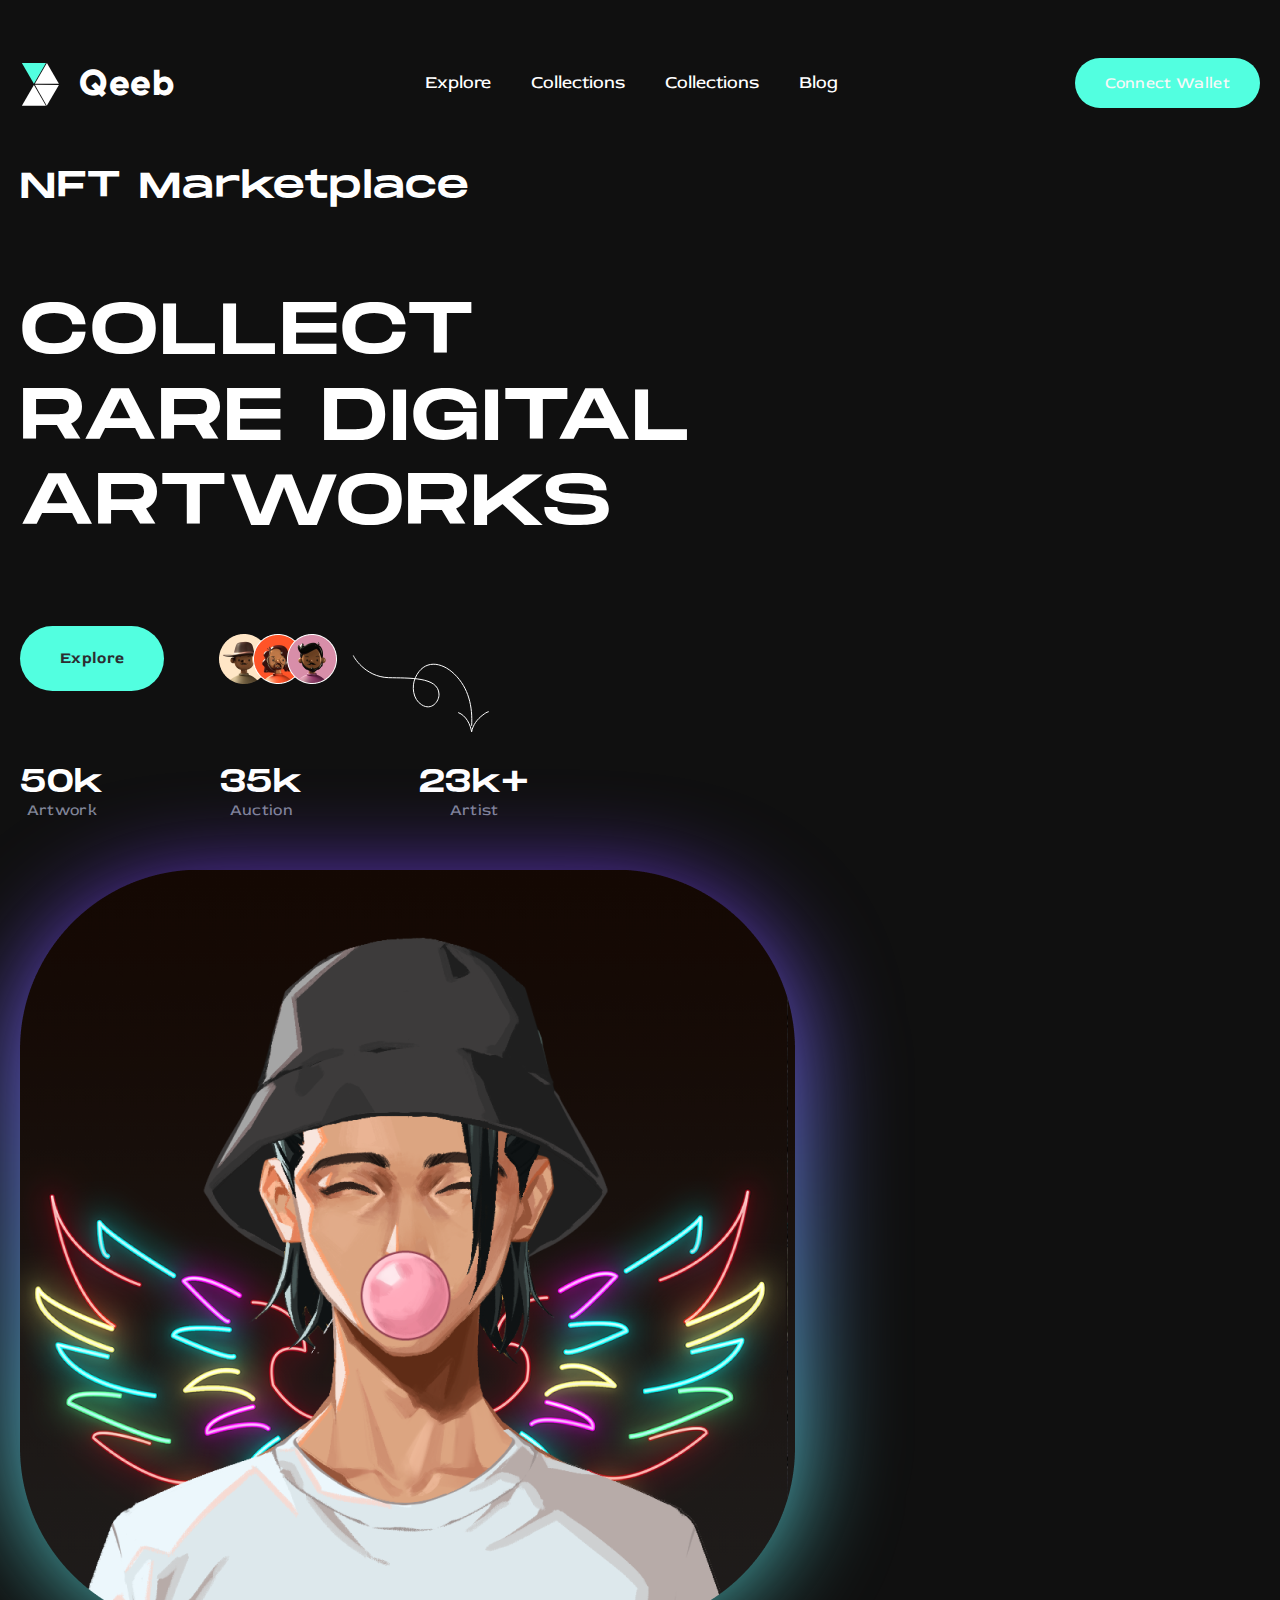
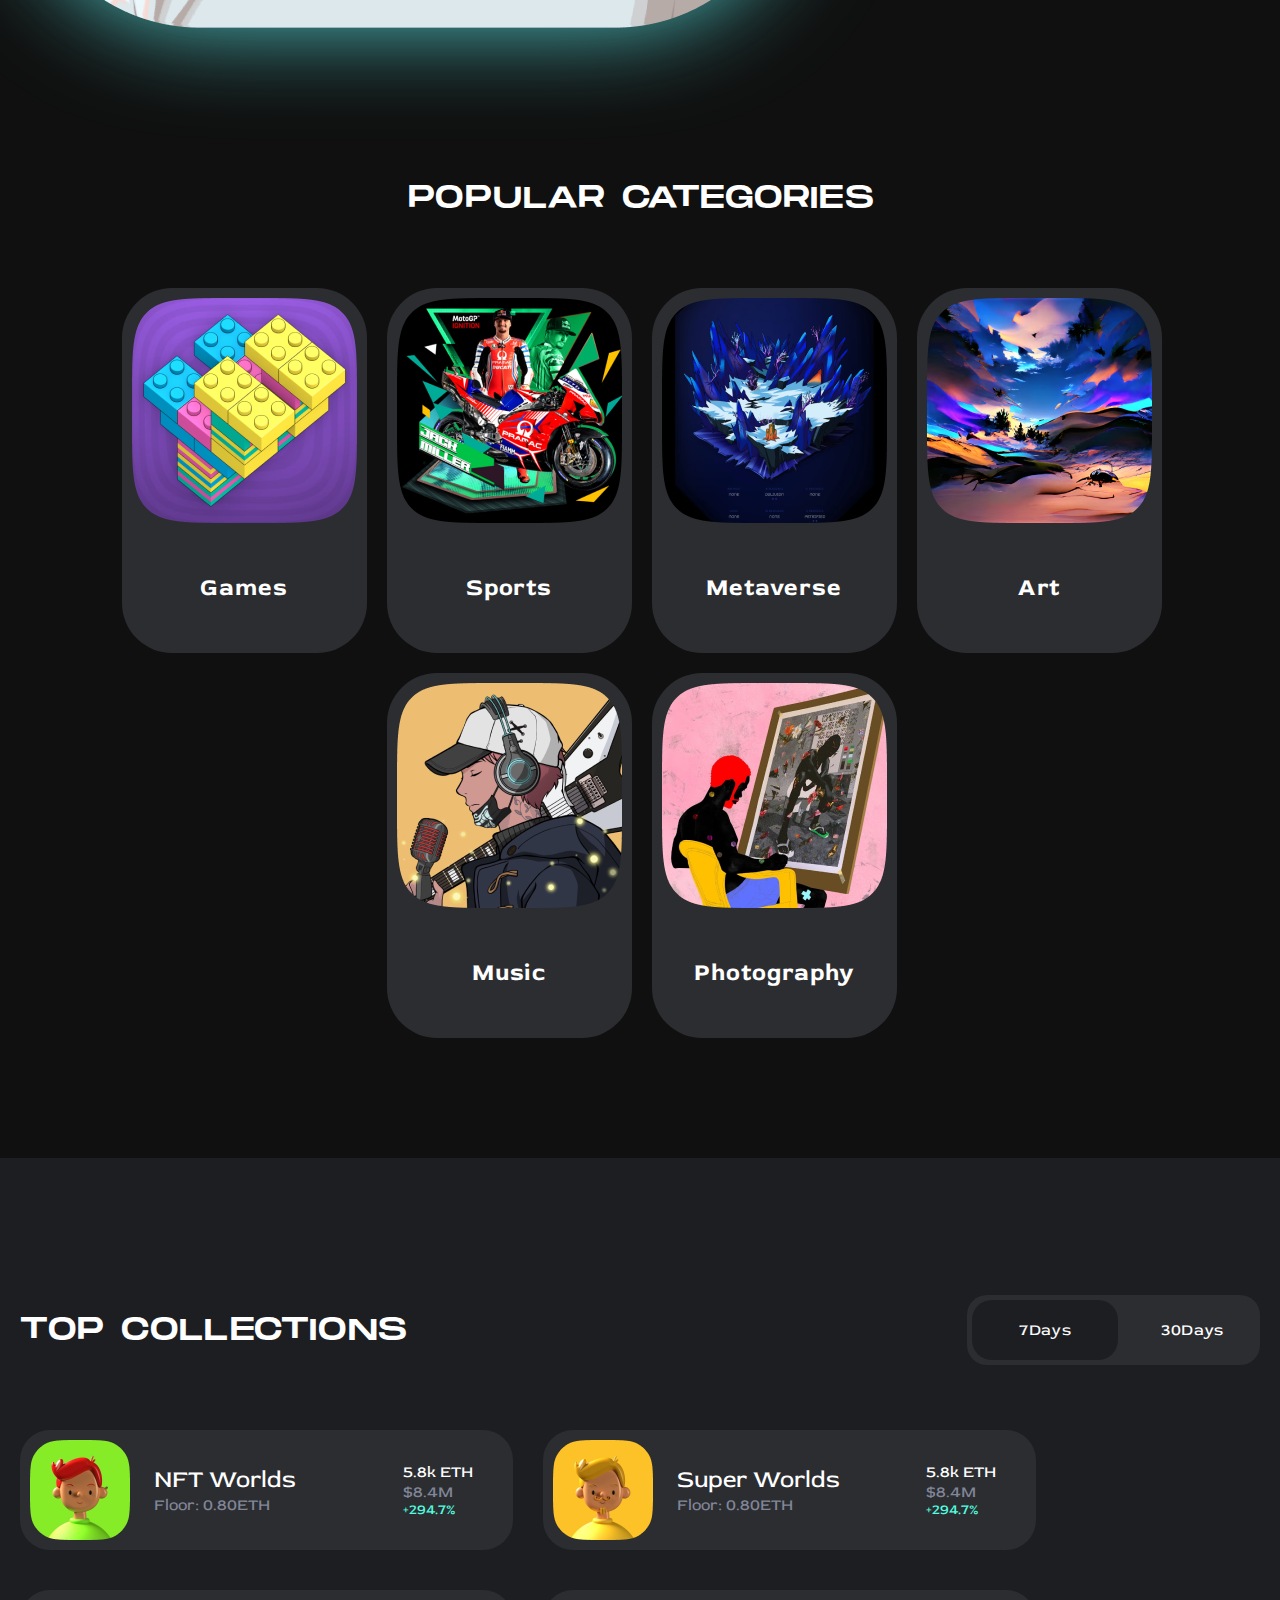
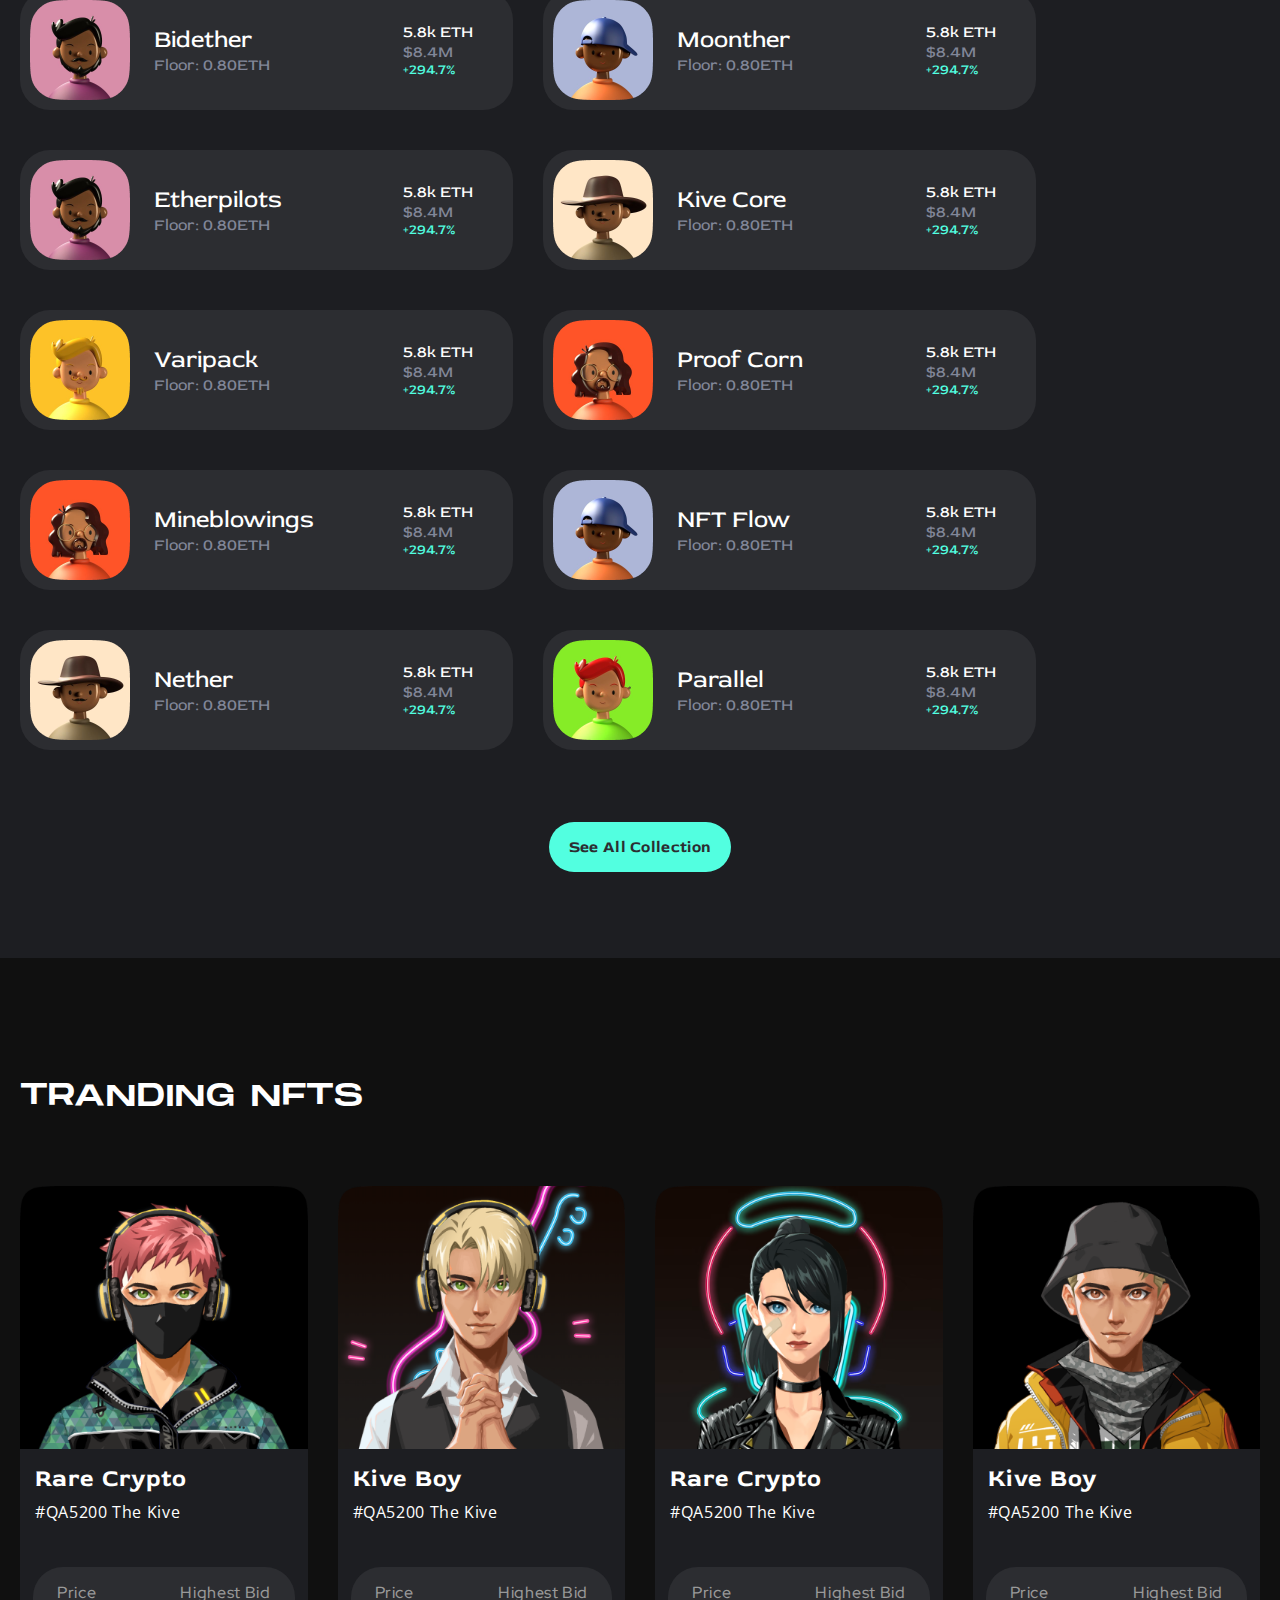
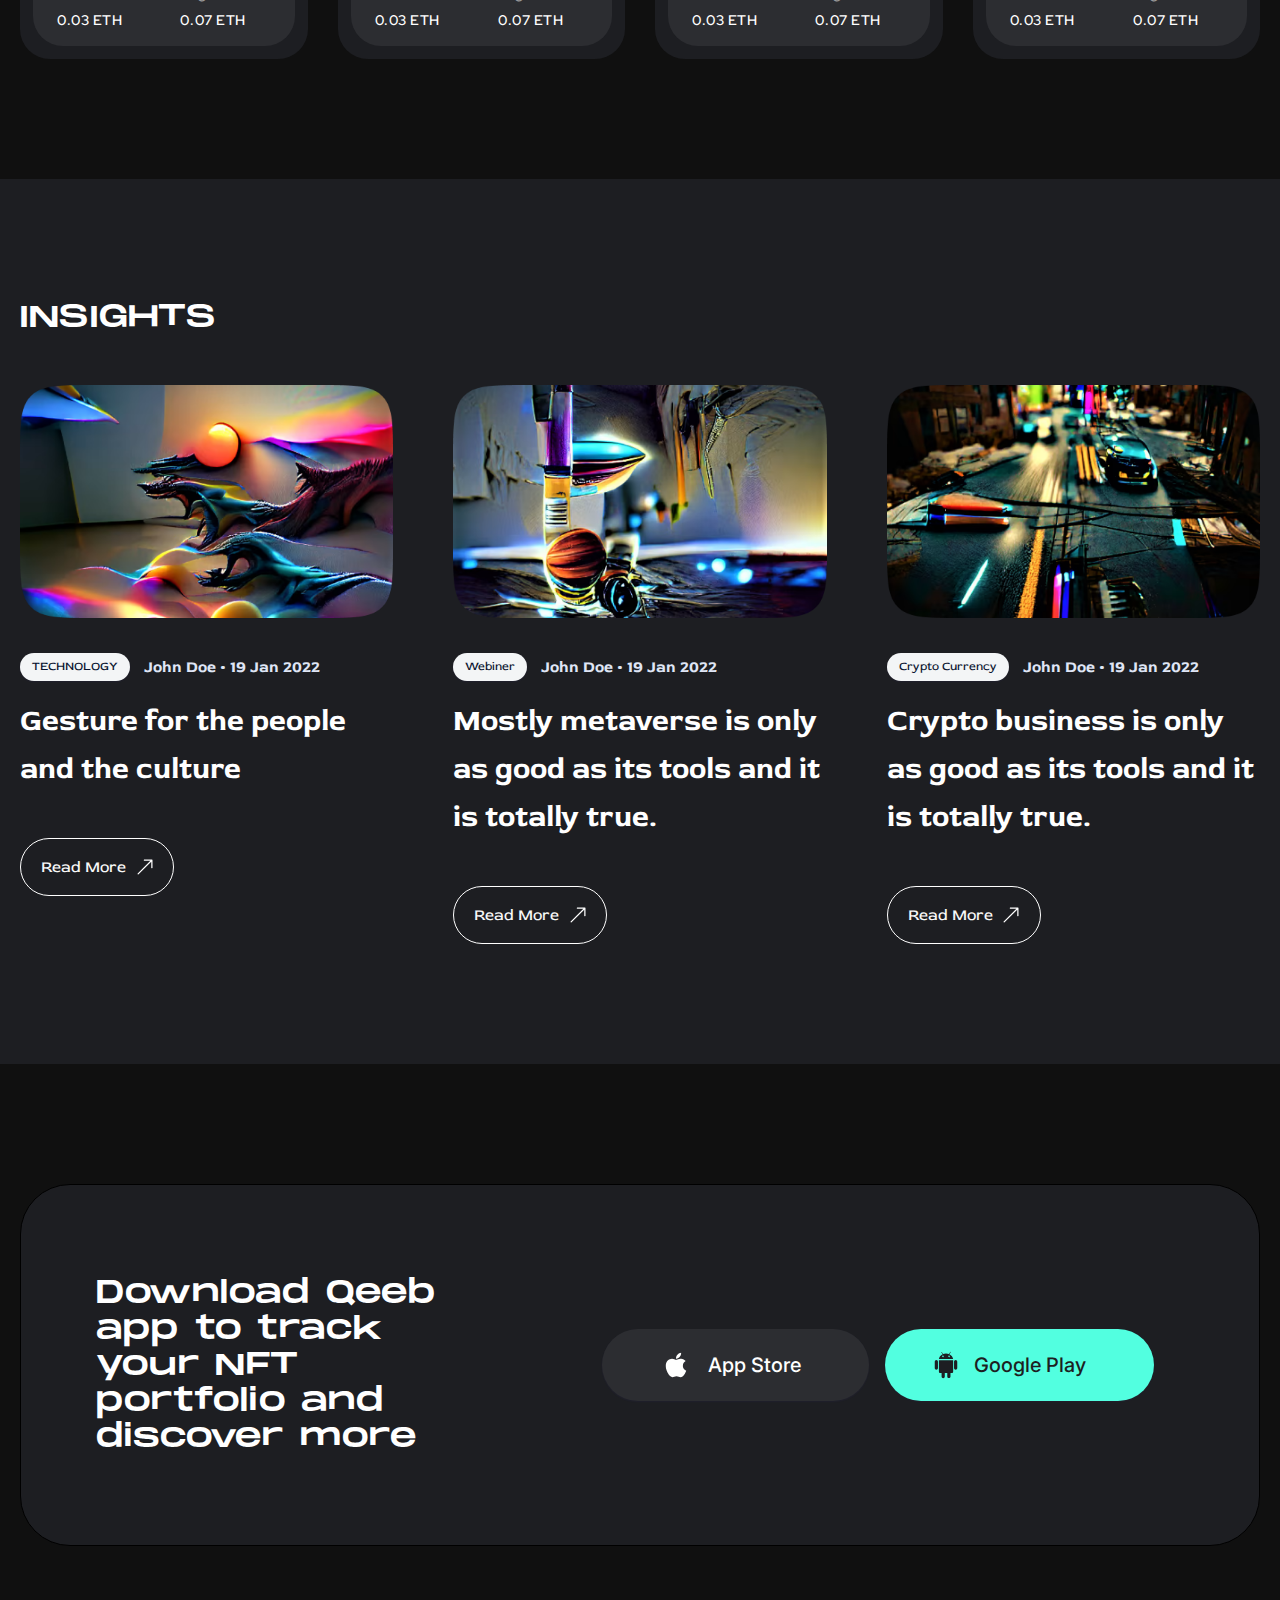
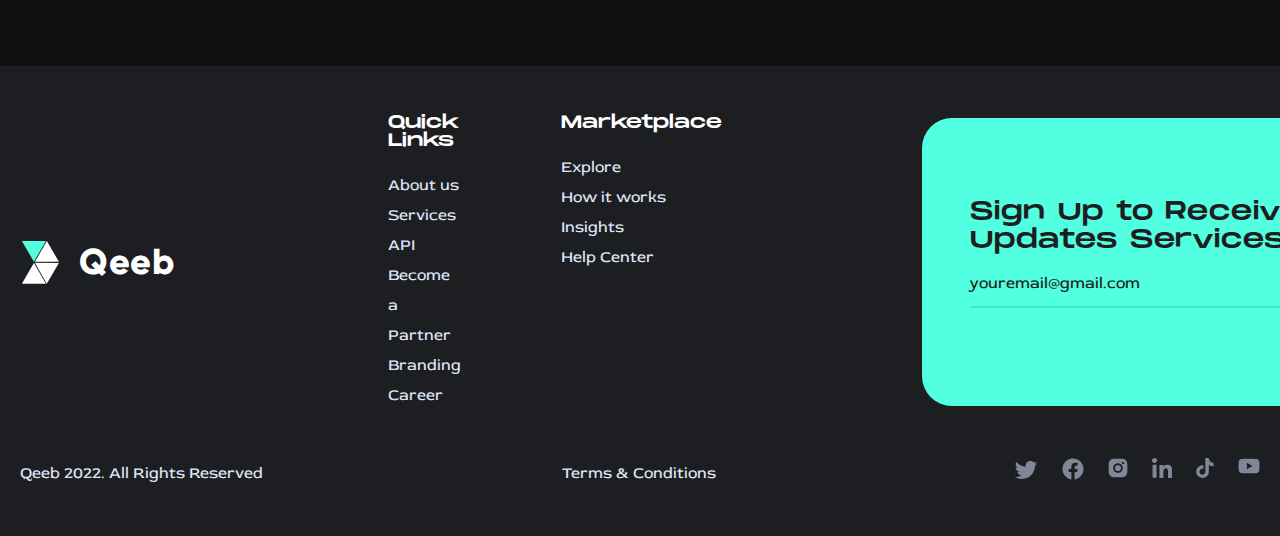
<file: index.html>
<!DOCTYPE html>
<html lang="en">

<head>
   <meta charset="UTF-8">
   <meta http-equiv="X-UA-Compatible" content="IE=edge">
   <meta name="viewport" content="width=device-width, initial-scale=1.0">
   <link rel="stylesheet" href="css/style.css">
   <link href="https://fonts.googleapis.com/css?family=Red+Hat+Display:500,600&display=swap" rel="stylesheet" />
   <link href="https://fonts.googleapis.com/css?family=Red+Rose:regular,700&display=swap" rel="stylesheet" />
   <link href="https://fonts.googleapis.com/css?family=Inter:regular,500,600,700&display=swap" rel="stylesheet" />
   <link href="https://fonts.googleapis.com/css?family=Bebas+Neue:regular&display=swap" rel="stylesheet" />
   <link href="https://fonts.googleapis.com/css?family=Open+Sans:regular&display=swap" rel="stylesheet" />
   <title>NFTMarketplace</title>
</head>

<body>
   <div class="wrapper">
      <header class="header">
         <div class="header__container">
            <a href="#" class="header__logo">
               <img src="./img/logo.svg" alt="logo">
            </a>
            <div class="header__name">Qeeb</div>
            <nav class="header__menu menu">
               <ul class="menu__list">
                  <li class="menu__item">
                     <a href="" class="menu__link">Explore</a>
                  </li>
                  <li class="menu__item">
                     <a href="" class="menu__link">Collections</a>
                  </li>
                  <li class="menu__item">
                     <a href="" class="menu__link">Collections</a>
                  </li>
                  <li class="menu__item">
                     <a href="" class="menu__link">Blog</a>
                  </li>
               </ul>
               <a href="" class="header__button button">Connect Wallet</a>
            </nav>
         </div>
      </header>
      <main class="page">
         <div class="about">
            <div class="about__container">
               <div class="about__block">
                  <div class="about__title">NFT Marketplace</div>
                  <div class="about__subtitle">Collect rare digital artworks</div>
                  <div class="about__artist artist">
                     <div class="artist__button button">Explore</div>
                     <div class="artist__people">
                        <div class="artist__image">
                           <img src="./img/guy1.png" alt="" class="artist__human">
                        </div>
                        <div class="artist__image">
                           <img src="./img/guy2.png" alt="" class="artist__human">
                        </div>
                        <div class="artist__image">
                           <img src="./img/guy3.png" alt="" class="artist__human">
                        </div>
                     </div>
                     <div class="artist__arrow">
                        <img class="artist__line" src="./img/arrow.svg" alt="">
                     </div>
                  </div>
                  <div class="about__stat stat">
                     <div class="stat__item">
                        <div class="stat__title">50k</div>
                        <div class="stat__subtitle">Artwork</div>
                     </div>
                     <div class="stat__item">
                        <div class="stat__title">35k</div>
                        <div class="stat__subtitle">Auction</div>
                     </div>
                     <div class="stat__item">
                        <div class="stat__title">23k+</div>
                        <div class="stat__subtitle">Artist</div>
                     </div>
                  </div>
               </div>
               <div class="about__image">
                  <img src="./img/avatar.png" alt="" class="about__avatar">
                  <div class="about__gradient"></div>
               </div>
            </div>
         </div>
         <div class="popular">
            <div class="popular__container">
               <div class="popular__title">popular categories</div>
               <div class="popular__categories">
                  <div class="popular__item">
                     <div class="popular__thing">
                        <img src="./img/games.png" alt="" class="popular__image">
                        <div class="popular__text">Games</div>
                     </div>
                  </div>
                  <div class="popular__item">
                     <div class="popular__thing">
                        <img src="./img/sports.png" alt="" class="popular__image">
                        <div class="popular__text">Sports</div>
                     </div>
                  </div>
                  <div class="popular__item">
                     <div class="popular__thing">
                        <img src="./img/verse.png" alt="" class="popular__image">
                        <div class="popular__text">Metaverse</div>
                     </div>
                  </div>
                  <div class="popular__item">
                     <div class="popular__thing">
                        <img src="./img/art.png" alt="" class="popular__image">
                        <div class="popular__text">Art</div>
                     </div>
                  </div>
                  <div class="popular__item">
                     <div class="popular__thing">
                        <img src="./img/music.png" alt="" class="popular__image">
                        <div class="popular__text">Music</div>
                     </div>
                  </div>
                  <div class="popular__item">
                     <div class="popular__thing">
                        <img src="./img/photo.png" alt="" class="popular__image">
                        <div class="popular__text">Photography</div>
                     </div>
                  </div>
               </div>
            </div>
         </div>
         <div class="collections">
            <div class="collections__container">
               <div class="collection__title">
                  <div class="collection__name">top collections</div>
                  <div class="collection__days">
                     <div class="collections__button">30Days</div>
                     <div class="collection__minibutton">7Days</div>
                  </div>
               </div>
               <div class="collection__table">
                  <div class="collection__card card">
                     <img src="./img/human1.png" alt="" class="card__image">
                     <div class="card__text">
                        <div class="card__title">NFT Worlds</div>
                        <div class="card__subtitle">Floor: 0.80ETH</div>
                     </div>
                     <div class="card__info">
                        <div class="card__price">5.8k ETH</div>
                        <div class="card__cap">$8.4M</div>
                        <div class="card__percent">+294.7%</div>
                     </div>
                  </div>
                  <div class="collection__card card">
                     <img src="./img/human2.png" alt="" class="card__image">
                     <div class="card__text">
                        <div class="card__title">Super Worlds</div>
                        <div class="card__subtitle">Floor: 0.80ETH</div>
                     </div>
                     <div class="card__info">
                        <div class="card__price">5.8k ETH</div>
                        <div class="card__cap">$8.4M</div>
                        <div class="card__percent">+294.7%</div>
                     </div>
                  </div>
                  <div class="collection__card card">
                     <img src="./img/human3.png" alt="" class="card__image">
                     <div class="card__text">
                        <div class="card__title">Bidether</div>
                        <div class="card__subtitle">Floor: 0.80ETH</div>
                     </div>
                     <div class="card__info">
                        <div class="card__price">5.8k ETH</div>
                        <div class="card__cap">$8.4M</div>
                        <div class="card__percent">+294.7%</div>
                     </div>
                  </div>
                  <div class="collection__card card">
                     <img src="./img/human4.png" alt="" class="card__image">
                     <div class="card__text">
                        <div class="card__title">Moonther</div>
                        <div class="card__subtitle">Floor: 0.80ETH</div>
                     </div>
                     <div class="card__info">
                        <div class="card__price">5.8k ETH</div>
                        <div class="card__cap">$8.4M</div>
                        <div class="card__percent">+294.7%</div>
                     </div>
                  </div>
                  <div class="collection__card card">
                     <img src="./img/human3.png" alt="" class="card__image">
                     <div class="card__text">
                        <div class="card__title">Etherpilots</div>
                        <div class="card__subtitle">Floor: 0.80ETH</div>
                     </div>
                     <div class="card__info">
                        <div class="card__price">5.8k ETH</div>
                        <div class="card__cap">$8.4M</div>
                        <div class="card__percent">+294.7%</div>
                     </div>
                  </div>
                  <div class="collection__card card">
                     <img src="./img/human6.png" alt="" class="card__image">
                     <div class="card__text">
                        <div class="card__title">Kive Core</div>
                        <div class="card__subtitle">Floor: 0.80ETH</div>
                     </div>
                     <div class="card__info">
                        <div class="card__price">5.8k ETH</div>
                        <div class="card__cap">$8.4M</div>
                        <div class="card__percent">+294.7%</div>
                     </div>
                  </div>
                  <div class="collection__card card">
                     <img src="./img/human2.png" alt="" class="card__image">
                     <div class="card__text">
                        <div class="card__title">Varipack</div>
                        <div class="card__subtitle">Floor: 0.80ETH</div>
                     </div>
                     <div class="card__info">
                        <div class="card__price">5.8k ETH</div>
                        <div class="card__cap">$8.4M</div>
                        <div class="card__percent">+294.7%</div>
                     </div>
                  </div>
                  <div class="collection__card card">
                     <img src="./img/human8.png" alt="" class="card__image">
                     <div class="card__text">
                        <div class="card__title">Proof Corn</div>
                        <div class="card__subtitle">Floor: 0.80ETH</div>
                     </div>
                     <div class="card__info">
                        <div class="card__price">5.8k ETH</div>
                        <div class="card__cap">$8.4M</div>
                        <div class="card__percent">+294.7%</div>
                     </div>
                  </div>
                  <div class="collection__card card">
                     <img src="./img/human8.png" alt="" class="card__image">
                     <div class="card__text">
                        <div class="card__title">Mineblowings</div>
                        <div class="card__subtitle">Floor: 0.80ETH</div>
                     </div>
                     <div class="card__info">
                        <div class="card__price">5.8k ETH</div>
                        <div class="card__cap">$8.4M</div>
                        <div class="card__percent">+294.7%</div>
                     </div>
                  </div>
                  <div class="collection__card card">
                     <img src="./img/human4.png" alt="" class="card__image">
                     <div class="card__text">
                        <div class="card__title">NFT Flow</div>
                        <div class="card__subtitle">Floor: 0.80ETH</div>
                     </div>
                     <div class="card__info">
                        <div class="card__price">5.8k ETH</div>
                        <div class="card__cap">$8.4M</div>
                        <div class="card__percent">+294.7%</div>
                     </div>
                  </div>
                  <div class="collection__card card">
                     <img src="./img/human6.png" alt="" class="card__image">
                     <div class="card__text">
                        <div class="card__title">Nether</div>
                        <div class="card__subtitle">Floor: 0.80ETH</div>
                     </div>
                     <div class="card__info">
                        <div class="card__price">5.8k ETH</div>
                        <div class="card__cap">$8.4M</div>
                        <div class="card__percent">+294.7%</div>
                     </div>
                  </div>
                  <div class="collection__card card">
                     <img src="./img/human1.png" alt="" class="card__image">
                     <div class="card__text">
                        <div class="card__title">Parallel</div>
                        <div class="card__subtitle">Floor: 0.80ETH</div>
                     </div>
                     <div class="card__info">
                        <div class="card__price">5.8k ETH</div>
                        <div class="card__cap">$8.4M</div>
                        <div class="card__percent">+294.7%</div>
                     </div>
                  </div>
               </div>
               <div class="collection__btn button">See All Collection</div>
            </div>
         </div>
         <div class="page__nft nft">
            <div class="nft__body">
               <div class="nft__container">
                  <div class="nft__title">Tranding nfts</div>
                  <div class="nft__columns">
                     <div class="nft__card">
                        <div class="nft__avatar">
                           <img src="./img/ava1.png" alt="">
                        </div>
                        <div class="nft__info info-nft">
                           <div class="info-nft__title">Rare Crypto</div>
                           <div class="info-nft__subtitle">#QA5200 The Kive</div>
                        </div>
                        <div class="nft__footer footer-nft">
                           <div class="footer-nft__wrap">
                              <div class="footer-nft__item">
                                 <div class="footer-nft__title">Price</div>
                                 <div class="footer-nft__subtitle">0.03 ETH</div>
                              </div>
                              <div class="footer-nft__item">
                                 <div class="footer-nft__title">Highest Bid</div>
                                 <div class="footer-nft__subtitle">0.07 ETH</div>
                              </div>
                           </div>
                        </div>
                     </div>
                     <div class="nft__card">
                        <div class="nft__avatar">
                           <img src="./img/ava2.png" alt="">
                        </div>
                        <div class="nft__info info-nft">
                           <div class="info-nft__title">Kive Boy</div>
                           <div class="info-nft__subtitle">#QA5200 The Kive</div>
                        </div>
                        <div class="nft__footer footer-nft">
                           <div class="footer-nft__wrap">
                              <div class="footer-nft__item">
                                 <div class="footer-nft__title">Price</div>
                                 <div class="footer-nft__subtitle">0.03 ETH</div>
                              </div>
                              <div class="footer-nft__item">
                                 <div class="footer-nft__title">Highest Bid</div>
                                 <div class="footer-nft__subtitle">0.07 ETH</div>
                              </div>
                           </div>
                        </div>
                     </div>
                     <div class="nft__card">
                        <div class="nft__avatar">
                           <img src="./img/ava3.png" alt="">
                        </div>
                        <div class="nft__info info-nft">
                           <div class="info-nft__title">Rare Crypto</div>
                           <div class="info-nft__subtitle">#QA5200 The Kive</div>
                        </div>
                        <div class="nft__footer footer-nft">
                           <div class="footer-nft__wrap">
                              <div class="footer-nft__item">
                                 <div class="footer-nft__title">Price</div>
                                 <div class="footer-nft__subtitle">0.03 ETH</div>
                              </div>
                              <div class="footer-nft__item">
                                 <div class="footer-nft__title">Highest Bid</div>
                                 <div class="footer-nft__subtitle">0.07 ETH</div>
                              </div>
                           </div>
                        </div>
                     </div>
                     <div class="nft__card">
                        <div class="nft__avatar">
                           <img src="./img/ava4.png" alt="">
                        </div>
                        <div class="nft__info info-nft">
                           <div class="info-nft__title">Kive Boy</div>
                           <div class="info-nft__subtitle">#QA5200 The Kive</div>
                        </div>
                        <div class="nft__footer footer-nft">
                           <div class="footer-nft__wrap">
                              <div class="footer-nft__item">
                                 <div class="footer-nft__title">Price</div>
                                 <div class="footer-nft__subtitle">0.03 ETH</div>
                              </div>
                              <div class="footer-nft__item">
                                 <div class="footer-nft__title">Highest Bid</div>
                                 <div class="footer-nft__subtitle">0.07 ETH</div>
                              </div>
                           </div>
                        </div>
                     </div>
                  </div>
               </div>
            </div>
         </div>
         <div class="page__insights insights">
            <div class="insights__container">
               <div class="insights__body">
                  <div class="insights__title">Insights</div>
                  <div class="insights__columns">
                     <div class="insights__item">
                        <div class="insights__image">
                           <img src="./img/photo1.png" alt="">
                        </div>
                        <div class="insights__text">
                           <div class="insights__pre">TECHNOLOGY</div>
                           <div class="insights__post">John Doe • 19 Jan 2022</div>
                        </div>
                        <div class="insights__about">Gesture for the people and the culture</div>
                        <div class="insights__button">Read More</div>
                     </div>
                     <div class="insights__item">
                        <div class="insights__image">
                           <img src="./img/photo2.png" alt="">
                        </div>
                        <div class="insights__text">
                           <div class="insights__pre">Webiner</div>
                           <div class="insights__post">John Doe • 19 Jan 2022</div>
                        </div>
                        <div class="insights__about">Mostly metaverse is only as good as its tools and it is totally
                           true.</div>
                        <div class="insights__button">Read More</div>
                     </div>
                     <div class="insights__item">
                        <div class="insights__image">
                           <img src="./img/photo3.png" alt="">
                        </div>
                        <div class="insights__text">
                           <div class="insights__pre">Crypto Currency</div>
                           <div class="insights__post">John Doe • 19 Jan 2022</div>
                        </div>
                        <div class="insights__about">Crypto business is only as good as its tools and it is totally
                           true.</div>
                        <div class="insights__button">Read More</div>
                     </div>
                  </div>
               </div>
            </div>
         </div>
         <div class="page__store store">
            <div class="store__container">
               <div class="store__body">
                  <div class="store__title">Download Qeeb app to track your NFT portfolio and discover more</div>
                  <div class="store__buttons buttons">
                     <div class="buttons__item buttons__item_apple">App Store</div>
                     <div class="buttons__item buttons__item_google">Google Play</div>
                  </div>
               </div>
            </div>
         </div>
      </main>
      <footer class="footer">
         <div class="footer__container">
            <div class="footer__body">
               <div class="footer__head">
                  <a class="footer__logo header__logo">
                     <img src="./img/logo.svg" alt="logo">
                  </a>
                  <div class="footer__name header__name">Qeeb</div>
               </div>
               <div class="footer__blocks">
                  <div class="footer__block block-footer">
                     <div class="block-footer__item">Quick Links</div>
                     <div class="block-footer__item">About us</div>
                     <div class="block-footer__item">Services</div>
                     <div class="block-footer__item">API</div>
                     <div class="block-footer__item">Become a Partner</div>
                     <div class="block-footer__item">Branding</div>
                     <div class="block-footer__item">Career</div>
                  </div>
                  <div class="footer__block block-footer">
                     <div class="block-footer__item">Marketplace</div>
                     <div class="block-footer__item">Explore</div>
                     <div class="block-footer__item">How it works</div>
                     <div class="block-footer__item">Insights</div>
                     <div class="block-footer__item">Help Center</div>
                  </div>
               </div>
               <div class="footer__bigbutton bigbutton">
                  <div class="bigbutton__title">Sign Up to Receive Updates Services</div>
                  <div class="bigbutton__subtitle">youremail@gmail.com</div>
                  <div class="bigbutton__image">
                     <img src="./img/Line.png" alt="">
                  </div>
               </div>
            </div>
         </div>
      </footer>
      <div class="links">
         <div class="links__container">
            <div class="links__body">
               <div class="links__item">Qeeb 2022. All Rights Reserved</div>
               <div class="links__item">Terms & Conditions</div>
               <div class="links__icons">
                  <div class="links__icon">
                     <img src="./img/logo-twitter.svg" alt="">
                  </div>
                  <div class="links__icon">
                     <img src="./img/icon2r.svg" alt="">
                  </div>
                  <div class="links__icon">
                     <img src="./img/icon3.svg" alt="">
                  </div>
                  <div class="links__icon">
                     <img src="./img/icon4.svg" alt="">
                  </div>
                  <div class="links__icon">
                     <img src="./img/icon5.svg" alt="">
                  </div>
                  <div class="links__icon">
                     <img src="./img/icon6.svg" alt="">
                  </div>
               </div>
            </div>
         </div>
      </div>
   </div>
</body>

</html>
</file>
<file: css/style.css>
@font-face {
   font-family: 'Gilroy';
   src: url('../fonts/Gilroy-ExtraBold.woff') format('woff'),
      url('../fonts/Gilroy-ExtraBold.woff2') format('woff2');
   font-style: normal;
   font-weight: 800;
   font-display:swap;
}

@font-face {
   font-family: 'Monument Extended';
   src: url('../fonts/MonumentExtended-Regular.woff') format('woff'),
      url('../fonts/MonumentExtended-Regular.woff2') format('woff2');
   font-style: normal;
   font-weight: 400;
   font-display:swap;
}

@font-face {
   font-family: 'Monument Extended';
   src: url('../fonts/MonumentExtended-Ultrabold.woff') format('woff'),
      url('../fonts/MonumentExtended-Ultrabold.woff2') format('woff2');
   font-style: normal;
   font-weight: 800;
   font-display:swap;
}

/* ОБНУЛЕНИЕ СТИЛЕЙ */
* {
	padding: 0px;
	margin: 0px;
	border: 0px;
}
*,
*:before,
*:after {
	-moz-box-sizing: border-box;
	-webkit-box-sizing: border-box;
	box-sizing: border-box;
}
:focus,
:active {
	outline: none;
}
a:focus,
a:active {
	outline: none;
}

button {
	cursor: pointer;
	color: inherit;
	background-color: inherit;
}
a {
	transition: color 0.3s ease 0s;
	color: inherit;
}
a:link,
a:visited {
	text-decoration: none;
}
a:hover {
	text-decoration: none;
}
ul li {
	list-style: none;
   display: inline;
}
img {
	vertical-align: top;
}
h1,
h2,
h3,
h4,
h5,
h6 {
	font-weight: inherit;
	font-size: inherit;
}

html,
body {
	height: 100%;
}

body {
	color: #F8F8F8;
	font-family: "Red Rose";
	background-color: #101010;
   height: 100%;
}
.wrapper {
	min-height: 100%;
	overflow: clip;
	display: flex;
	flex-direction: column;
   
}
/* ------------------------------ */

.page {
	flex: 1 1 auto;
}

[class*="__container"] {
   max-width: 1580px;
   margin: 0 auto;
   padding: 0px 20px;
}

.header {
}
.header__container {
   display: flex;
   min-height: 166px;
   align-items: center;
}
.header__logo {
}

.header__name {
   font-size: 36px;
   line-height: 44px;
   letter-spacing: 0.02em;
   font-family: "Gilroy";
   color: #FFFFFF;
   padding: 0 13px;

}
.header__menu {
   flex: 1 1 auto;
   display: flex;
   justify-content: flex-end;
   align-items: center; 
}
.menu {
}
.menu__list {
   display:flex;
   column-gap: 40px;
   flex-wrap: wrap;
   margin: 0 auto;
}
.menu__item {

}
.menu__link {
   font-size: 18px;
   line-height: 137.5%; /* 22/16 */
   color: #FFFFFF;
}

.menu__link:hover {
   text-decoration: underline;
}

.header__button {
   flex: 0 0 auto;
   padding: 15px 30px;
}
.button {
   background: #52FFE0;
   border-radius: 50px;
   line-height: 125%; /* 20/16 */
   text-align: center;
   letter-spacing: 0.02em;
   display: inline-block;
   transition: background-color 0.3s ease 0s;
}

.button:hover{
   background-color: #68d6c2;
}

/*-------------------------------------------------------------*/

.about {
}
.about__container {
   display: flex;
   align-items: center;
   justify-content: space-between;
   flex-wrap: wrap;
   row-gap: 50px;
   padding-bottom: 160px;

}
.about__block {
   display: flex;
   flex-direction: column;
   row-gap: 80px;
}
.about__title {
   font-size: 36px;
   line-height:119.444444%; /* 43/36 */
   letter-spacing: 0.04em;
   color: #FFFFFF;
   font-family: 'Monument Extended';
   
}
.about__subtitle {
   font-size: 72px;
   line-height: 119.444444%; /* 86/72 */
   letter-spacing: 0.04em;
   text-transform: uppercase;
   color: #FFFFFF;
   font-family: 'Monument Extended';
   max-width: 700px;
}
.about__artist {
}
.artist {
   display: flex;
   column-gap: 55px;
}
.artist__button {
   padding: 22px 40px;
   flex: 0 0 auto;
   max-height: 65px;
   color: #2C2D31;
   font-weight: 700;
}
.artist__people {
   display: flex;
   padding-top: 8px;
}
.artist__image {
   margin-left: -16px;
}
.artist__image:first-child {
   margin-left: 0;
}
.artist__human {
}
.artist__arrow {
   margin-left: -40px;
   padding-top: 8px;
}
.artist__line {
}
.about__stat {
}
.stat {
   display: flex;
   justify-content: flex-start;
   column-gap: 116px;
   margin-top: -70px;
}
.stat__item {
   text-align: center;
}
.stat__title {
   font-family: 'Monument Extended';
   font-size: 30px;
   line-height: 120%; /* 36/30 */
   letter-spacing: 0.02em;
   color: #FFFFFF;
}
.stat__subtitle {
   font-size: 16px;
   line-height: 125%; /* 20/16 */
   letter-spacing: 0.02em;
   color: #818698;
}
.about__image {
}

.about__avatar {
   position: relative;
   z-index: 1;
}

.about__gradient {
   content: "";
   display: block;
   background: linear-gradient(180deg, #7F1CFC -14.86%, #59DCDC 85.14%);
   filter: blur(50px);
   border-radius: 180px;
   height: 731px;
   margin-top: -95.28125%; /* -735/1920 */
   position: relative;
}

@media (max-width: 500px) {
   .header__container {
      flex-wrap: wrap;
      row-gap: 20px;
      justify-content: center;
      margin-top: 15px;
      margin-bottom: 30px;
      flex-direction: column;
   }
   
   .menu {
      flex-wrap: wrap;
      row-gap: 20px;
      justify-content: center;
      flex-direction: column;
   }
   .menu__list {
      row-gap: 10px;
      align-items: center;
      flex-direction: column;
   }

   .about__title {
      font-size: 24px;
      font-family: 'Monument Extended';
      width: 100%;
      text-align: center;
   }
   .about__block {
      width: 100%;
      row-gap: 40px;
   }
   .about__subtitle {
      font-size: 40px;
      text-align: center;
      margin: 0px -20px;
   }
   .artist__arrow {
      display: none;
   }
   .artist__people {
      display: none;
   }
   .about__artist {
      justify-content: center;
   }
   .stat {
      column-gap: 0px;
      justify-content: space-between;
   }
   .artist__button {
      margin-bottom: 70px;
   }
   .about__image img {
      width: 100%;
   }
   .about__gradient {
      display: none;
   }

   .about__container {
      padding-bottom: 70px;
   }
}

.popular {
}
.popular__container {
   padding: 0px 5px;
   padding-left: 8px;
   
}
.popular__title {
   font-size: 30px;
   line-height: 120%; /* 36/30 */
   font-family: 'Monument Extended';
   text-align: center;
   letter-spacing: 0.04em;
   text-transform: uppercase;
   color: #FFFFFF;
   padding-bottom: 72px;
}
.popular__categories {
   display: flex;
   flex-direction: row;
   padding-bottom: 120px;
   align-items: center;
   margin-left: -35px;
   row-gap: 20px;
}

.popular__categories::after {
   content: url(../img/right-arrow.svg);
   justify-content: center;
   align-items: center;
   display: flex;
   width: 70px;
   height: 70px;
   border-radius: 50%;
   background-color: #2C2D31;
   margin-left: -35px;
   padding: 0 25px;
   transition: background-color 0.3s ease 0s;
}

.popular__categories:hover::after {
   background-color: #505155;
}

.popular__categories::before {
   content: url(../img/left-arrow.svg);
   justify-content: center;
   align-items: center;
   display: flex;
   width: 70px;
   height: 70px;
   border-radius: 50%;
   background-color: #2C2D31;
   padding: 0 25px;
   margin-right: -35px;
   position: relative;
   transition: background-color 0.3s ease 0s;
}

.popular__categories:hover::before {
   background-color: #505155;
}

.popular__item {
   padding: 0 10px;
   
   
}

.popular__item:first-child {
   padding-left: 0;
}

.popular__item:last-child {
   padding-right: 0;
}

.popular__thing {
   background: #2C2D31;
   border-radius: 50px;
}
.popular__image {
   padding: 10px;
   padding-bottom: 50px;
   max-width: 245px;
}
.popular__text {
   padding-bottom: 50px;
   font-weight: 700;
   font-size: 24px;
   line-height: 125%; /* 30/24 */
   text-align: center;
   letter-spacing: 0.04em;
   color: #FFFFFF;
}

.collections {
   background-color: #1D1E22;
}
.collections__container {
   display: flex;
   flex-direction: column;
   padding-bottom: 86px;
}
.collection__title {
   display: flex;
   justify-content: space-between;
   padding-top: 137px;
   margin-bottom: 65px;
   align-items:center;
   flex-wrap: wrap;
   row-gap: 50px;
}
.collection__name {
   font-family: 'Monument Extended';
   font-size: 30px;
   line-height: 83.333333%; /* 30/36 */
   letter-spacing: 0.04em;
   text-transform: uppercase;
   color: #FFFFFF;
}
.collection__days {
   display: flex;
   justify-content: space-between;
   background: #2C2D31;
   max-height: 70px;
   width: 293px;
   flex-direction: row-reverse;
   align-items: center;
   border-radius: 20px;
   
}
.collections__button {
   
   border-radius: 20px;
   text-align: center;
   padding-left: 35px;
   padding-right: 36px;
   color: #FFFFFF;
   font-size: 16px;
   line-height: 125%; /* 20/16 */
   letter-spacing: 0.04em;
   padding-top: 25px;
   padding-bottom: 25px;
   font-size: 16px;
   
}
.collection__minibutton {
   background: #1D1E22;
   border-radius: 20px;
   text-align: center;
   font-size: 16px;
   line-height: 125%; /* 20/16 */
   letter-spacing: 0.04em;
   padding: 20px 47px;
   max-height: 60px;
   margin-left: 5px;
   transition: all 0.4s ease 0s;
}

.collection__minibutton:hover {
   background: #52FFE0;
   color: #2C2D31;
}

.collection__table {
   display: flex;
   flex-wrap: wrap;
   gap: 40px 30px;
   padding-bottom: 72px;
}
.collection__card {
}
.card {
   display: flex;
   background: #2C2D31;
   border-radius: 30px;
   width: 493px;
   justify-content: space-between;
}
.card__image {
   padding: 10px;
   padding-right: 24px;
}
.card__text {
   display: flex;
   flex-direction: column;
   justify-content: center;
   margin-left: 0;
   margin-right: auto;
   padding-right: 10px;
}
.card__title {
   font-size: 24px;
   line-height: 125%; /* 30/24 */
   color: #FFFFFF;
   word-break: break-all;
}
.card__subtitle {
   font-size: 16px;
   line-height: 125%; /* 20/16 */
   color: #818698;
}
.card__info {
   display: flex;
   flex-direction: column;
   justify-content: center;
   padding-right: 40px;
}
.card__price {
   font-size: 16px;
   line-height: 125%; /* 20/16 */
   color: #FFFFFF;
}
.card__cap {
   color: #818698;
   font-size: 16px;
   line-height: 125%; /* 20/16 */
}
.card__percent {
   font-size: 14px;
   line-height: 121.428571%; /* 17/14 */
   color: #52FFE0;
}

.collection__btn {
   padding: 15px 20px;
   text-align: center;
   letter-spacing: 0.02em;
   color: #2C2D31;
   font-weight: 700;
   margin: 0 auto;
}

.page__nft {
}
.nft {
}
.nft__body {
   background-color: #101010;
}
.nft__container {
   margin: 120px auto;

}
.nft__title {
   font-family: 'Monument Extended';
   font-size: 30px;
   line-height: 120%; /* 36/30 */
   letter-spacing: 0.04em;
   text-transform: uppercase;
   color: #FFFFFF;
   margin-bottom: 72px;
}

.nft__columns {
   display: flex;
   margin: 0 -15px;
   flex-wrap: wrap;
   row-gap: 30px;
   justify-content: center;
}
.nft__card {
   padding: 0 15px;
   flex: 0 1 25%;
}
.nft__avatar {
   border-radius: 30px 30px 0 0;
   padding-bottom: 15px;
   background: #1D1E22;
   min-width: 280px;
}
.nft__avatar img {
   width: 100%;
}
.nft__info {
   
}
.info-nft {
   background: #1D1E22;
   padding-bottom: 30px;
   padding-left: 15px;
}
.info-nft__title {
   font-family: 'Red Rose';
   font-weight: 700;
   font-size: 24px;
   line-height: 125%; /* 30/24 */
   letter-spacing: 0.04em;
   color: #FFFFFF;
   padding-bottom: 8px;
}
.info-nft__subtitle {
   font-family: 'Open Sans';
   font-size: 16px;
   line-height: 137.5%; /* 22/16 */
   letter-spacing: 0.04em;
   color: #FFFFFF;
}
.nft__footer {
}
.footer-nft {
   background: #1D1E22;
   border-radius: 0 0 30px 30px;
   display: flex;
}

.footer-nft__wrap {
   display: flex;
   background: #2C2D31;
   border-radius: 30px;
   margin: 13px;
   justify-content: space-between;
   width: 100%;
}

.footer-nft__item {
   padding: 16px 24px;
   font-family: 'Red Hat Display';
}
.footer-nft__title {
   font-weight: 500;
   font-size: 16px;
   line-height: 131.25%; /* 21/16 */
   letter-spacing: 0.04em;
   color: #999999;
   padding-bottom: 8px;
}
.footer-nft__subtitle {
   font-weight: 600;
   font-size: 14px;
   line-height: 126.315789%; /* 24/19 */
   letter-spacing: 0.04em;
   color: #FFFFFF;
}

.page__insights {
}
.insights {
   background-color: #1D1E22;
   
}
.insights__container {
   padding-top: 120px;
   padding-bottom: 120px;
}
.insights__body {

}
.insights__title {
   font-family: 'Monument Extended';
   font-size: 30px;
   line-height: 120%; /* 36/30 */
   letter-spacing: 0.04em;
   text-transform: uppercase;
   color: #FFFFFF;
   padding-bottom: 50px;
}

@media (max-width: 1000px) {
   .insights__title, .collection__name{
   text-align: center;
   }
   .collection__title {
      padding-top: 80px;
   }
   .nft__container {
      margin-top: 80px;
   }
   .collection__days {
      margin: 0 auto;
   }
   .store__body {
      flex-wrap: wrap;
   }
   .nft__title {
      text-align: center;
   }
}

@media (max-width: 1650px) {
   .popular__categories::after, .popular__categories::before {
      display: none;
   }
   .popular__categories {
      flex-wrap: wrap;
      justify-content: center;
      margin-left: 0px;
   }
   .popular__item:first-child {
      padding-left: 10px;
   }
   
   .popular__item:last-child {
      padding-right: 10px;
   }
}




.insights__columns {
   display: flex;
   margin: 0 -30px;
   row-gap: 40px;
   justify-content: center;
   flex-wrap: wrap;
}
.insights__item {
   padding: 0 30px;
   flex: 0 1 33.333%;
   
}
.insights__image {
   padding-bottom: 35px;
   min-width: 280px;
}

.insights__image img {
   width: 100%;
}
.insights__text {
   display: flex;
   column-gap: 14px;
   align-items: center;
   padding-bottom: 16px;
}
.insights__pre {
   display: inline-block;
   color: #0A142F;
   text-align: center;
   font-size: 12px;
   line-height: 150%; /* 18/12 */
   background: #F3F5F6;
   box-shadow: 0px 1px 2px rgba(105, 81, 255, 0.05);
   border-radius: 36px;
   padding: 5px 12px;
}
.insights__post {
   font-weight: 700;
   font-size: 16px;
   line-height: 125%; /* 20/16 */
   color: #DFE5F5;
}
.insights__about {
   font-weight: 700;
   font-size: 30px;
   line-height: 160%;
   color: #FFFFFF;
   max-width: 500px;
   padding-bottom: 45px;
}
.insights__button {
   display: inline-block;
   border: 1px solid #FFFFFF;
   border-radius: 30px;
   padding: 18px 20px;
   padding-right: 47px;
   background: url(../img/Vector.svg);
   background-repeat: no-repeat;
   background-position: 85% 50%;
   background-color: #1D1E22;
   transition: all 0.3s ease 0s;
}

.insights__button:hover {
   background-color: #37383b;
}

.page__store {
}
.store {

}
.store__container {
   margin-top: 120px;
   margin-bottom: 120px;
}
.store__body {
   background-color: #1D1E22;
   border: 1px solid #000000;
   border-radius: 50px;
   display: flex;
   align-items: center;
   justify-content: flex-start;

}
.store__title {
   font-family: 'Monument Extended';
   font-size: 30px;
   line-height: 120%; /* 36/30 */
   letter-spacing: 0.04em;
   color: #FFFFFF;
   max-width: 400px;
   padding: 90px 0;
   margin-left: 75px;
}

@media (max-width: 470px) {
   .store__title {
      margin-left: 0px;
      padding-left: 32px;
      padding-right: 32px;
      text-align: center;
   }   
}

.store__buttons {
   width: 100%;
}
.buttons {
   display: flex;
   column-gap: 16px;
   justify-content: center;
   flex-wrap: wrap;
   row-gap: 20px;
   align-items: center;
}

.buttons__item {
   background-color: #2C2D31;
   box-shadow: 0px 1px 2px rgba(105, 81, 255, 0.05);
   border-radius: 50px;
   font-family: 'Inter';
   font-weight: 500;
   font-size: 20px;
   line-height: 120%; /* 24/20 */
   color: #FFFFFF;
   padding: 24px 68px;
   padding-left: 106px;
   max-height: 72px;
}
.buttons__item_apple {
   background-image: url(../img/apple.svg);
   background-repeat: no-repeat;
   background-position: 26% 50%;
}
.buttons__item_google {
   background: url(../img/google.svg);
   color: #1D1E22;
   background-color: #52FFE0;
   background-repeat: no-repeat;
   background-position: 20% 50%;
   padding-left: 89px;
   margin-bottom: 25px;
   margin-top: 25px;
}

.footer {
   background-color: #1D1E22;
   
}
.footer__container {
   margin-top: 48px;
   margin-bottom: 48px;
}
.footer__body {
   display: flex;
   flex-direction: row;
   align-items: center;
   column-gap: 200px;
   justify-content: space-between;
}
.footer__head {
   display: flex;
   align-items: center;
}
.footer__logo {
}
.header__logo {
}
.footer__name {
}
.header__name {
}
.footer__blocks {
   display: flex;
   column-gap: 100px;
}
.footer__block {
   
}
.block-footer {
   font-size: 16px;
   line-height: 188%;
   color: #DFE5F5;
   
}

.block-footer__item:first-child {
   font-family: 'Monument Extended';
   font-size: 18px;
   line-height: 1;
   color: #FFFFFF;
   padding-bottom: 20px;
}
.block-footer__item {
}
.footer__bigbutton {
   display: flex;
   flex-direction: column;
   background-color: #52FFE0;
   border-radius: 30px;
   padding: 80px 48px;
   row-gap: 15px;
}
.bigbutton__title {
   font-family: 'Monument Extended';
   font-size: 24px;
   line-height: 120.833333%; /* 29/24 */
   letter-spacing: 0.04em;
   color: #1D1E22;
   max-width: 400px;
}
.bigbutton__subtitle {
   font-size: 16px;
   line-height: 1;
   color: #1D1E22;
   background-image: url(../img/plane.png);
   background-position: 98% 50%;
   background-repeat: no-repeat;
   padding-top: 5px;
}
.bigbutton__image {
}

.links {
   background-color: #1D1E22;
}
.links__container {
   margin-bottom: 48px;
}
.links__body {
   display: flex;
   justify-content: space-between;
   width: 100%;
}
.links__item {
   font-size: 16px;
   line-height: 1.88;
   color: #DFE5F5;
}
.links__icons {
   display: flex;
   column-gap: 24px;

}
.links__icon {
}

.links__icon img{
   width: 100%;
}

@media (max-width: 1000px) {
   .footer__body {
      flex-direction: column;
      row-gap: 60px;
   }

   .footer__blocks {
      flex-direction: column;
      row-gap: 60px;
   }
   .bigbutton {
      display: none;
   }
   .links__body {
      flex-direction: column;
      row-gap: 30px;
      align-items: center;
   }
}
</file>
